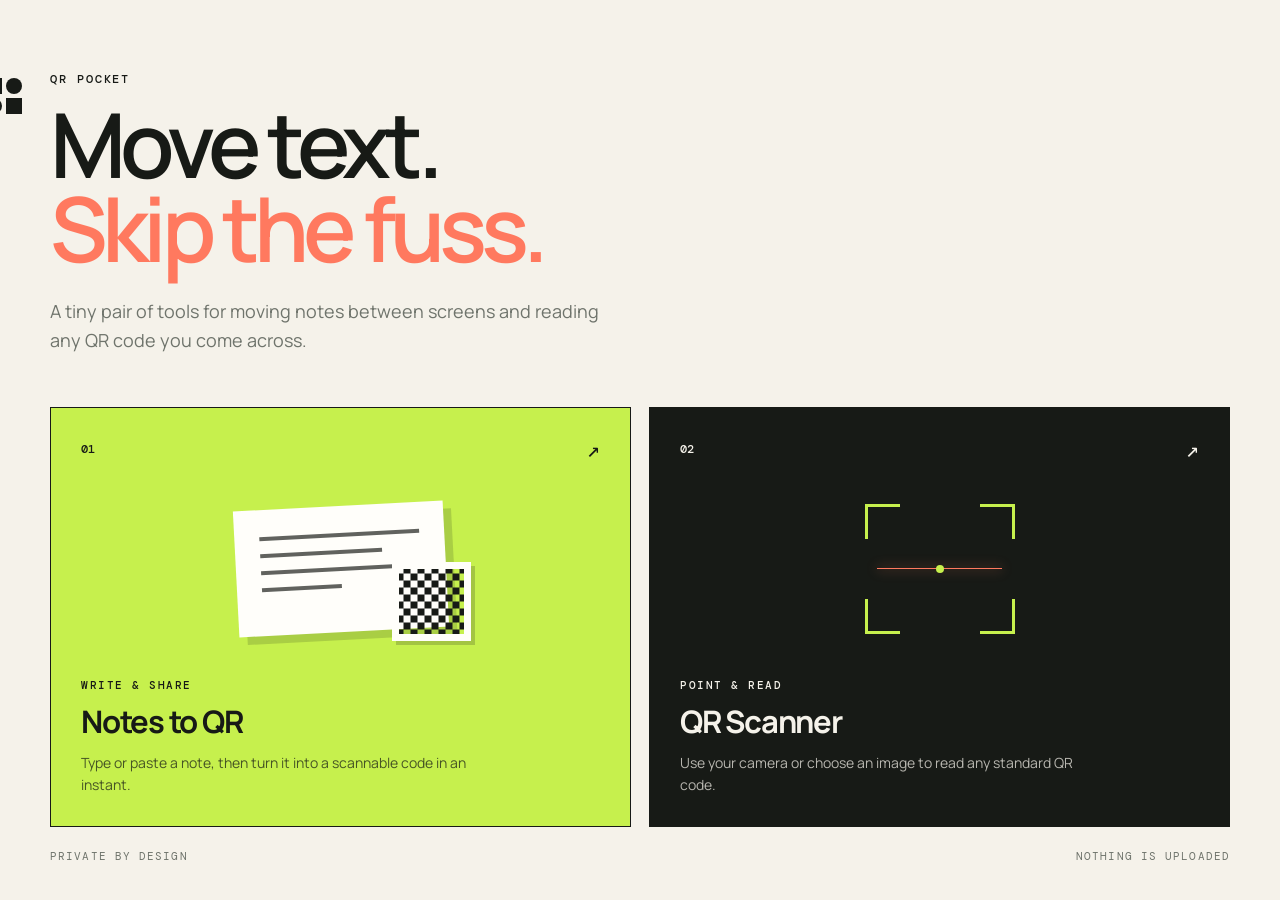
<file: index.html>
<!doctype html>
<html lang="en">
<head>
  <meta charset="UTF-8">
  <meta name="viewport" content="width=device-width, initial-scale=1.0">
  <meta name="theme-color" content="#f5f2ea">
  <meta name="description" content="Create QR codes from notes and scan QR codes privately in your browser.">
  <link rel="manifest" href="manifest.webmanifest">
  <link rel="icon" href="icons/app-icon.svg" type="image/svg+xml">
  <title>QR Pocket</title>
  <link rel="preconnect" href="https://fonts.googleapis.com">
  <link rel="preconnect" href="https://fonts.gstatic.com" crossorigin>
  <link href="https://fonts.googleapis.com/css2?family=DM+Mono:wght@400;500&family=Manrope:wght@400;500;600;700&display=swap" rel="stylesheet">
  <link rel="stylesheet" href="styles.css">
  <script src="app.js" defer></script>
</head>
<body class="home-page">
  <main class="home-shell">
    <header class="home-header">
      <div class="brand-mark" aria-hidden="true"><span></span><span></span><span></span><span></span></div>
      <p class="eyebrow">QR POCKET</p>
      <h1>Move text.<br><em>Skip the fuss.</em></h1>
      <p class="lede">A tiny pair of tools for moving notes between screens and reading any QR code you come across.</p>
    </header>

    <section class="app-grid" aria-label="Choose an app">
      <a class="app-card generator-card" href="notes.html">
        <div class="card-topline"><span>01</span><span class="arrow">↗</span></div>
        <div class="card-art note-art" aria-hidden="true">
          <div class="paper-lines"><i></i><i></i><i></i><i></i></div>
          <div class="mini-qr"></div>
        </div>
        <div>
          <p class="card-label">WRITE &amp; SHARE</p>
          <h2>Notes to QR</h2>
          <p>Type or paste a note, then turn it into a scannable code in an instant.</p>
        </div>
      </a>

      <a class="app-card scanner-card" href="scanner.html">
        <div class="card-topline"><span>02</span><span class="arrow">↗</span></div>
        <div class="card-art scan-art" aria-hidden="true">
          <div class="scan-corners"></div>
          <div class="scan-beam"></div>
          <div class="scan-dot"></div>
        </div>
        <div>
          <p class="card-label">POINT &amp; READ</p>
          <h2>QR Scanner</h2>
          <p>Use your camera or choose an image to read any standard QR code.</p>
        </div>
      </a>
    </section>

    <footer class="home-footer"><span>Private by design</span><span>Nothing is uploaded</span></footer>
  </main>
</body>
</html>
</file>
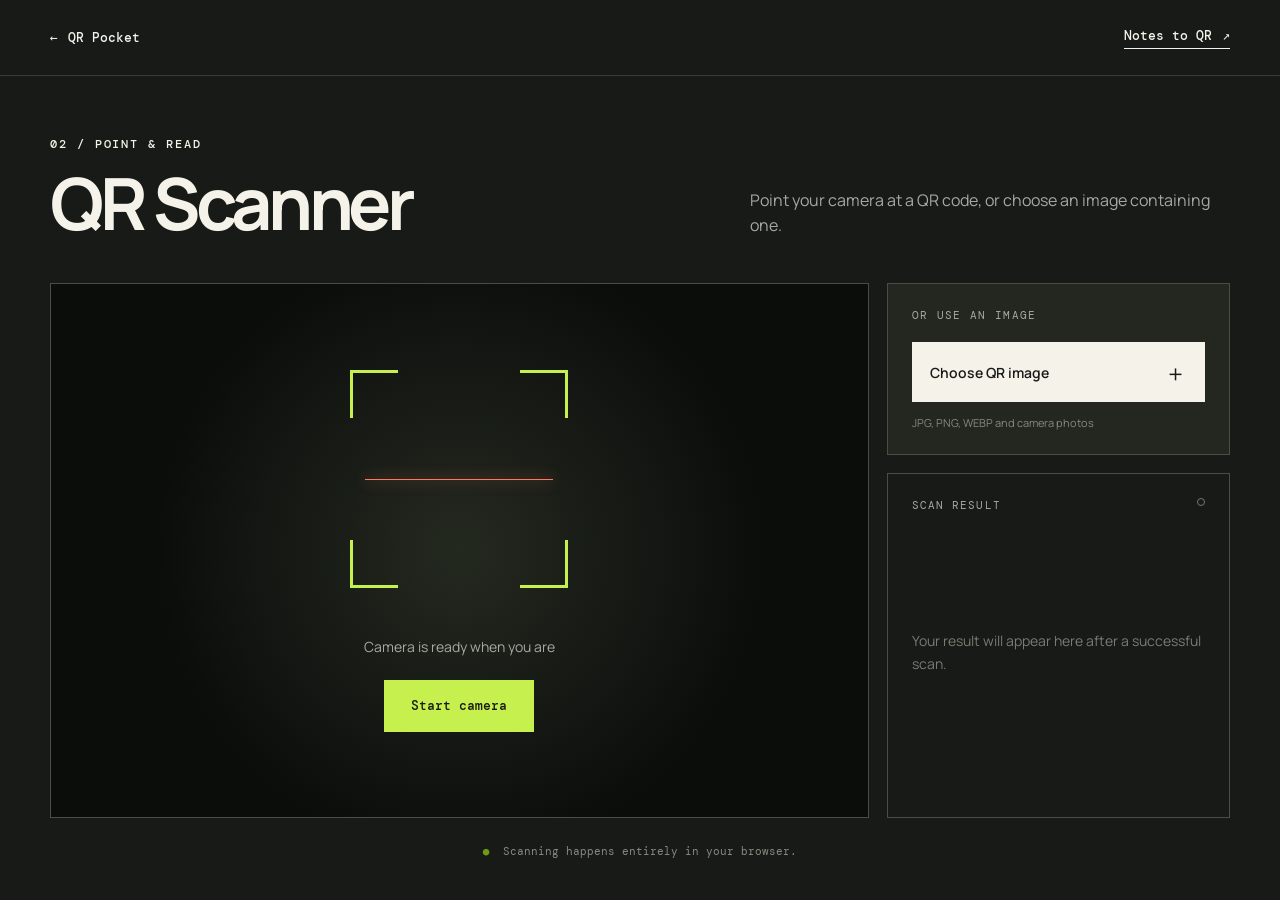
<file: scanner.html>
<!doctype html>
<html lang="en">
<head>
  <meta charset="UTF-8">
  <meta name="viewport" content="width=device-width, initial-scale=1.0">
  <meta name="theme-color" content="#171a16">
  <meta name="description" content="Scan any QR code using your camera or an image.">
  <link rel="manifest" href="manifest.webmanifest">
  <link rel="icon" href="icons/app-icon.svg" type="image/svg+xml">
  <title>QR Scanner — QR Pocket</title>
  <link rel="preconnect" href="https://fonts.googleapis.com">
  <link rel="preconnect" href="https://fonts.gstatic.com" crossorigin>
  <link href="https://fonts.googleapis.com/css2?family=DM+Mono:wght@400;500&family=Manrope:wght@400;500;600;700&display=swap" rel="stylesheet">
  <link rel="stylesheet" href="styles.css">
  <script src="vendor/scanner-engine.js" defer></script>
  <script src="scanner.js" defer></script>
  <script src="app.js" defer></script>
</head>
<body class="tool-page scanner-page">
  <nav class="tool-nav dark-nav">
    <a class="back-link" href="index.html" aria-label="Back to app chooser">← <span>QR Pocket</span></a>
    <a class="switch-link" href="notes.html">Notes to QR <span>↗</span></a>
  </nav>

  <main class="tool-shell scanner-shell">
    <header class="tool-heading scanner-heading">
      <p class="eyebrow">02 / POINT &amp; READ</p>
      <h1>QR Scanner</h1>
      <p>Point your camera at a QR code, or choose an image containing one.</p>
    </header>

    <section class="scanner-layout">
      <div class="camera-card">
        <div id="reader"></div>
        <div class="camera-placeholder" id="camera-placeholder">
          <div class="viewfinder" aria-hidden="true"><span></span></div>
          <p id="camera-message">Camera is ready when you are</p>
          <button class="lime-button" id="start-button" type="button">Start camera</button>
        </div>
        <button class="stop-button hidden" id="stop-button" type="button">Stop camera</button>
      </div>

      <aside class="scan-side">
        <div class="upload-block">
          <p class="side-label">OR USE AN IMAGE</p>
          <label class="upload-button" for="file-input"><span>Choose QR image</span><b>＋</b></label>
          <input id="file-input" type="file" accept="image/*" hidden>
          <p>JPG, PNG, WEBP and camera photos</p>
        </div>

        <div class="result-block" id="result-block" aria-live="polite">
          <div class="result-header"><span>Scan result</span><span class="result-dot"></span></div>
          <div class="result-empty" id="result-empty">Your result will appear here after a successful scan.</div>
          <div class="result-content hidden" id="result-content">
            <p id="result-text"></p>
            <div class="result-actions">
              <button id="copy-result" type="button">Copy</button>
              <a id="open-result" href="#" target="_blank" rel="noopener noreferrer">Open link ↗</a>
            </div>
          </div>
        </div>
      </aside>
    </section>
    <p class="privacy-note scanner-privacy"><span>●</span> Scanning happens entirely in your browser.</p>
  </main>
  <div class="toast dark-toast" id="toast" role="status"></div>
</body>
</html>
</file>
<file: styles.css>
:root {
  --paper: #f5f2ea;
  --ink: #171a16;
  --muted: #6f746c;
  --line: #cecbbf;
  --lime: #c6f04d;
  --coral: #ff795f;
  --white: #fffefa;
  --mono: 'DM Mono', monospace;
  --sans: 'Manrope', sans-serif;
}

* { box-sizing: border-box; }
html { min-height: 100%; }
body { margin: 0; min-height: 100vh; font-family: var(--sans); color: var(--ink); background: var(--paper); }
button, textarea, input { font: inherit; }
a { color: inherit; text-decoration: none; }
button, a { -webkit-tap-highlight-color: transparent; }
button { color: inherit; }

.home-page { display: grid; place-items: center; }
.home-shell { width: min(1180px, calc(100% - 48px)); padding: 64px 0 28px; }
.home-header { position: relative; max-width: 780px; margin-bottom: 52px; }
.brand-mark { position: absolute; left: -64px; top: 5px; width: 36px; height: 36px; display: grid; grid-template-columns: 1fr 1fr; gap: 4px; }
.brand-mark span { background: var(--ink); }
.brand-mark span:nth-child(2), .brand-mark span:nth-child(3) { border-radius: 50%; }
.eyebrow { margin: 0 0 17px; font: 500 12px/1 var(--mono); letter-spacing: .16em; }
.home-header h1 { margin: 0; font-size: clamp(50px, 7vw, 91px); line-height: .93; letter-spacing: -.065em; font-weight: 600; }
.home-header h1 em { color: var(--coral); font-style: normal; }
.lede { max-width: 570px; margin: 28px 0 0; color: var(--muted); font-size: 18px; line-height: 1.6; }
.app-grid { display: grid; grid-template-columns: 1fr 1fr; gap: 18px; }
.app-card { min-height: 420px; padding: 27px 30px 30px; border: 1px solid var(--ink); display: flex; flex-direction: column; justify-content: space-between; transition: transform .2s ease, box-shadow .2s ease; }
.app-card:hover { transform: translateY(-5px); box-shadow: 0 9px 0 var(--ink); }
.generator-card { background: var(--lime); }
.scanner-card { background: var(--ink); color: var(--paper); }
.card-topline { display: flex; justify-content: space-between; align-items: center; font: 500 12px var(--mono); }
.arrow { font-size: 22px; transition: transform .2s ease; }
.app-card:hover .arrow { transform: translate(3px, -3px); }
.card-art { height: 145px; position: relative; margin: 16px 0 20px; }
.note-art { display: flex; align-items: center; justify-content: center; }
.paper-lines { width: 210px; height: 126px; padding: 27px 25px; background: var(--white); transform: rotate(-3deg); box-shadow: 8px 8px 0 rgba(23,26,22,.16); }
.paper-lines i { display: block; width: 100%; height: 4px; margin-bottom: 13px; background: var(--ink); opacity: .68; }
.paper-lines i:nth-child(2) { width: 76%; }.paper-lines i:nth-child(3) { width: 88%; }.paper-lines i:nth-child(4) { width: 50%; }
.mini-qr, .empty-qr { background: repeating-conic-gradient(var(--ink) 0 25%, transparent 0 50%) 50% / 14px 14px; }
.mini-qr { position: absolute; width: 79px; height: 79px; right: calc(50% - 130px); bottom: 0; border: 7px solid var(--white); box-shadow: 4px 4px 0 rgba(23,26,22,.2); }
.scan-art { display: grid; place-items: center; }
.scan-corners { width: 150px; height: 130px; background: linear-gradient(var(--lime),var(--lime)) left top/35px 3px no-repeat, linear-gradient(var(--lime),var(--lime)) left top/3px 35px no-repeat, linear-gradient(var(--lime),var(--lime)) right top/35px 3px no-repeat, linear-gradient(var(--lime),var(--lime)) right top/3px 35px no-repeat, linear-gradient(var(--lime),var(--lime)) left bottom/35px 3px no-repeat, linear-gradient(var(--lime),var(--lime)) left bottom/3px 35px no-repeat, linear-gradient(var(--lime),var(--lime)) right bottom/35px 3px no-repeat, linear-gradient(var(--lime),var(--lime)) right bottom/3px 35px no-repeat; }
.scan-beam { position: absolute; width: 125px; height: 1px; background: var(--coral); box-shadow: 0 0 12px var(--coral); animation: beam 2.4s ease-in-out infinite; }
.scan-dot { position: absolute; width: 8px; height: 8px; border-radius: 50%; background: var(--lime); }
@keyframes beam { 0%,100%{transform:translateY(-45px)} 50%{transform:translateY(45px)} }
.card-label { margin: 0 0 8px; font: 500 11px var(--mono); letter-spacing: .14em; }
.app-card h2 { margin: 0 0 10px; font-size: 31px; letter-spacing: -.04em; }
.app-card div > p:last-child { margin: 0; max-width: 430px; opacity: .72; line-height: 1.55; font-size: 14px; }
.home-footer { display: flex; justify-content: space-between; padding-top: 22px; color: var(--muted); font: 11px var(--mono); text-transform: uppercase; letter-spacing: .1em; }

.tool-nav { height: 76px; padding: 0 max(28px, calc((100% - 1180px)/2)); display: flex; justify-content: space-between; align-items: center; border-bottom: 1px solid var(--line); font: 500 13px var(--mono); }
.back-link, .switch-link { display: flex; gap: 10px; align-items: center; }
.switch-link { border-bottom: 1px solid currentColor; padding-bottom: 4px; }
.dark-nav { border-color: #393d37; }
.tool-shell { width: min(1180px, calc(100% - 48px)); margin: auto; padding: 62px 0 30px; }
.tool-heading { display: grid; grid-template-columns: 1fr 1fr; column-gap: 20px; margin-bottom: 44px; align-items: end; }
.tool-heading .eyebrow { grid-column: 1 / -1; }
.tool-heading h1 { margin: 0; font-size: clamp(44px, 6vw, 72px); letter-spacing: -.06em; line-height: 1; }
.tool-heading > p:last-child { max-width: 480px; justify-self: end; color: var(--muted); line-height: 1.6; margin: 0; }
.workspace { display: grid; grid-template-columns: 1fr 1fr; gap: 18px; }
.panel { min-height: 490px; border: 1px solid var(--ink); padding: 24px; background: var(--white); display: flex; flex-direction: column; }
.panel-heading { display: flex; justify-content: space-between; font: 500 11px var(--mono); text-transform: uppercase; letter-spacing: .1em; }
.panel-heading span:last-child { color: var(--muted); }
textarea { flex: 1; width: 100%; margin: 25px 0; resize: none; background: transparent; border: 0; outline: none; color: var(--ink); font-size: 20px; line-height: 1.65; }
textarea::placeholder { color: #aaa99f; }
.input-actions, .output-actions { display: flex; gap: 10px; justify-content: flex-end; }
button { border: 0; cursor: pointer; }
button:disabled { cursor: not-allowed; opacity: .38; }
.text-button { background: transparent; margin-right: auto; text-decoration: underline; text-underline-offset: 4px; }
.primary-button, .secondary-button { min-height: 49px; padding: 0 20px; border: 1px solid var(--ink); font: 500 13px var(--mono); }
.primary-button { background: var(--ink); color: white; }
.primary-button span { margin-left: 20px; }
.secondary-button { background: transparent; }
.output-panel { background: var(--lime); }
.qr-stage { flex: 1; margin: 20px 0; display: grid; place-items: center; min-height: 330px; }
.qr-stage #qrcode { background: white; padding: 16px; box-shadow: 7px 7px 0 rgba(23,26,22,.14); }
.qr-stage.empty #qrcode { display: none; }
.empty-state { text-align: center; color: #565b48; font: 12px var(--mono); }
.empty-qr { width: 92px; height: 92px; opacity: .16; margin: 0 auto 20px; }
.privacy-note { text-align: center; color: var(--muted); font: 11px var(--mono); margin: 26px 0 0; }
.privacy-note span { color: #6f9b14; margin-right: 7px; }
.toast { position: fixed; left: 50%; bottom: 28px; transform: translate(-50%, 15px); padding: 12px 18px; background: var(--ink); color: white; font: 12px var(--mono); opacity: 0; pointer-events: none; transition: .2s ease; z-index: 20; }
.toast.show { opacity: 1; transform: translate(-50%, 0); }

.scanner-page { background: var(--ink); color: var(--paper); }
.scanner-heading > p:last-child { color: #a5aaa1; }
.scanner-layout { display: grid; grid-template-columns: minmax(0, 1.55fr) minmax(290px, .65fr); gap: 18px; }
.camera-card { position: relative; min-height: 535px; background: #0b0d0b; border: 1px solid #484d45; overflow: hidden; display: grid; place-items: center; }
#reader { width: 100%; border: 0 !important; }
#reader video { object-fit: cover; min-height: 535px; }
#reader__scan_region { background: #0b0d0b; }
#reader__dashboard { display: none !important; }
.camera-placeholder { position: absolute; inset: 0; display: flex; flex-direction: column; align-items: center; justify-content: center; background: radial-gradient(circle at center, #242920 0, #0b0d0b 62%); }
.viewfinder { position: relative; width: 218px; height: 218px; margin-bottom: 35px; background: linear-gradient(var(--lime),var(--lime)) left top/48px 3px no-repeat, linear-gradient(var(--lime),var(--lime)) left top/3px 48px no-repeat, linear-gradient(var(--lime),var(--lime)) right top/48px 3px no-repeat, linear-gradient(var(--lime),var(--lime)) right top/3px 48px no-repeat, linear-gradient(var(--lime),var(--lime)) left bottom/48px 3px no-repeat, linear-gradient(var(--lime),var(--lime)) left bottom/3px 48px no-repeat, linear-gradient(var(--lime),var(--lime)) right bottom/48px 3px no-repeat, linear-gradient(var(--lime),var(--lime)) right bottom/3px 48px no-repeat; }
.viewfinder span { position: absolute; left: 15px; right: 15px; height: 1px; top: 50%; background: var(--coral); box-shadow: 0 0 14px var(--coral); animation: beam 2.4s ease-in-out infinite; }
.camera-placeholder p { color: #a5aaa1; font-size: 14px; }
.lime-button { margin-top: 10px; min-height: 52px; padding: 0 27px; background: var(--lime); color: var(--ink); font: 500 13px var(--mono); }
.stop-button { position: absolute; z-index: 5; bottom: 20px; left: 50%; transform: translateX(-50%); background: rgba(10,12,10,.88); color: white; border: 1px solid #60665b; padding: 12px 18px; font: 12px var(--mono); }
.scan-side { display: flex; flex-direction: column; gap: 18px; }
.upload-block, .result-block { border: 1px solid #484d45; padding: 24px; }
.upload-block { background: #242720; }
.side-label { margin: 0 0 20px; color: #a5aaa1; font: 11px var(--mono); letter-spacing: .12em; }
.upload-button { display: flex; justify-content: space-between; align-items: center; min-height: 60px; padding: 0 18px; background: var(--paper); color: var(--ink); cursor: pointer; font-size: 14px; font-weight: 600; }
.upload-button b { font-size: 23px; font-weight: 400; }
.upload-block > p:last-child { margin: 13px 0 0; color: #848a80; font-size: 11px; }
.result-block { flex: 1; min-height: 260px; display: flex; flex-direction: column; }
.result-header { display: flex; justify-content: space-between; text-transform: uppercase; color: #a5aaa1; font: 11px var(--mono); letter-spacing: .1em; }
.result-dot { width: 8px; height: 8px; border-radius: 50%; border: 1px solid #73796e; }
.result-dot.active { background: var(--lime); border-color: var(--lime); box-shadow: 0 0 8px var(--lime); }
.result-empty { margin: auto 0; color: #777c73; font-size: 14px; line-height: 1.6; }
.result-content { display: flex; flex: 1; flex-direction: column; }
.result-content p { overflow-wrap: anywhere; font: 14px/1.55 var(--mono); color: var(--paper); }
.result-actions { display: flex; gap: 9px; margin-top: auto; }
.result-actions button, .result-actions a { padding: 11px 14px; border: 1px solid #5a6056; color: var(--paper); background: transparent; font: 11px var(--mono); }
.result-actions a { background: var(--lime); border-color: var(--lime); color: var(--ink); }
.scanner-privacy { color: #858b81; }.dark-toast { background: var(--lime); color: var(--ink); }
.hidden { display: none !important; }

@media (max-width: 820px) {
  .home-shell, .tool-shell { width: min(100% - 30px, 620px); }
  .home-shell { padding-top: 35px; }
  .brand-mark { position: static; margin-bottom: 28px; width: 28px; height: 28px; }
  .home-header { margin-bottom: 35px; }
  .lede { font-size: 16px; }
  .app-grid, .workspace, .scanner-layout { grid-template-columns: 1fr; }
  .app-card { min-height: 370px; }
  .tool-heading { grid-template-columns: 1fr; }
  .tool-heading > p:last-child { justify-self: start; margin-top: 18px; }
  .tool-shell { padding-top: 42px; }
  .panel { min-height: 440px; }
  .camera-card { min-height: 470px; }
  #reader video { min-height: 470px; }
}

@media (max-width: 480px) {
  .home-shell { width: calc(100% - 22px); }
  .home-header h1 { font-size: 48px; }
  .app-card { padding: 22px; min-height: 350px; }
  .tool-nav { height: 64px; padding: 0 16px; }
  .back-link span { display: none; }
  .tool-shell { width: calc(100% - 22px); padding-top: 35px; }
  .tool-heading h1 { font-size: 46px; }
  .panel { padding: 18px; }
  .output-actions { display: grid; grid-template-columns: 1fr 1fr; }
  .primary-button, .secondary-button { padding: 0 10px; }
  .qr-stage #qrcode { padding: 10px; }
  .qr-stage #qrcode canvas, .qr-stage #qrcode img { width: 230px !important; height: 230px !important; }
  .camera-card { min-height: 430px; }
  .viewfinder { width: 185px; height: 185px; }
  .home-footer { font-size: 9px; }
}

@media (prefers-reduced-motion: reduce) {
  *, *::before, *::after { animation-duration: .01ms !important; animation-iteration-count: 1 !important; scroll-behavior: auto !important; }
}
</file>
